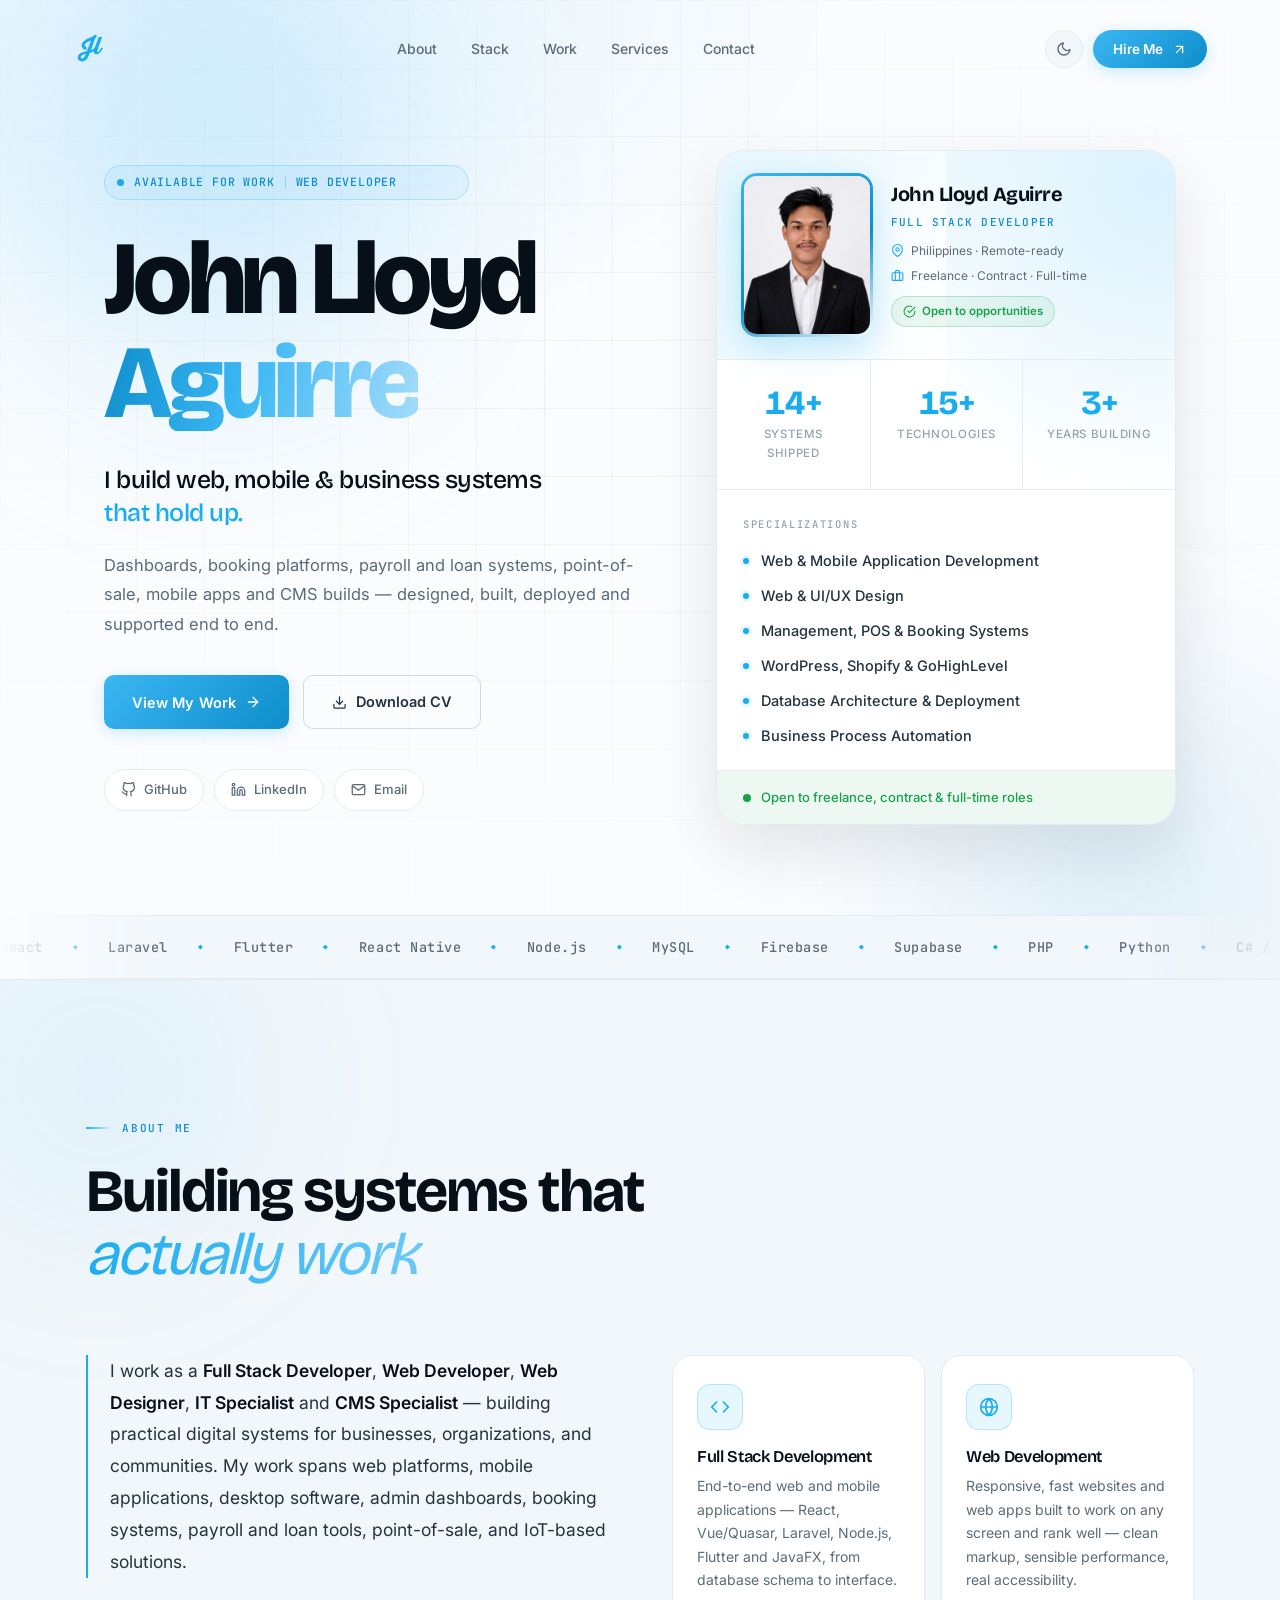
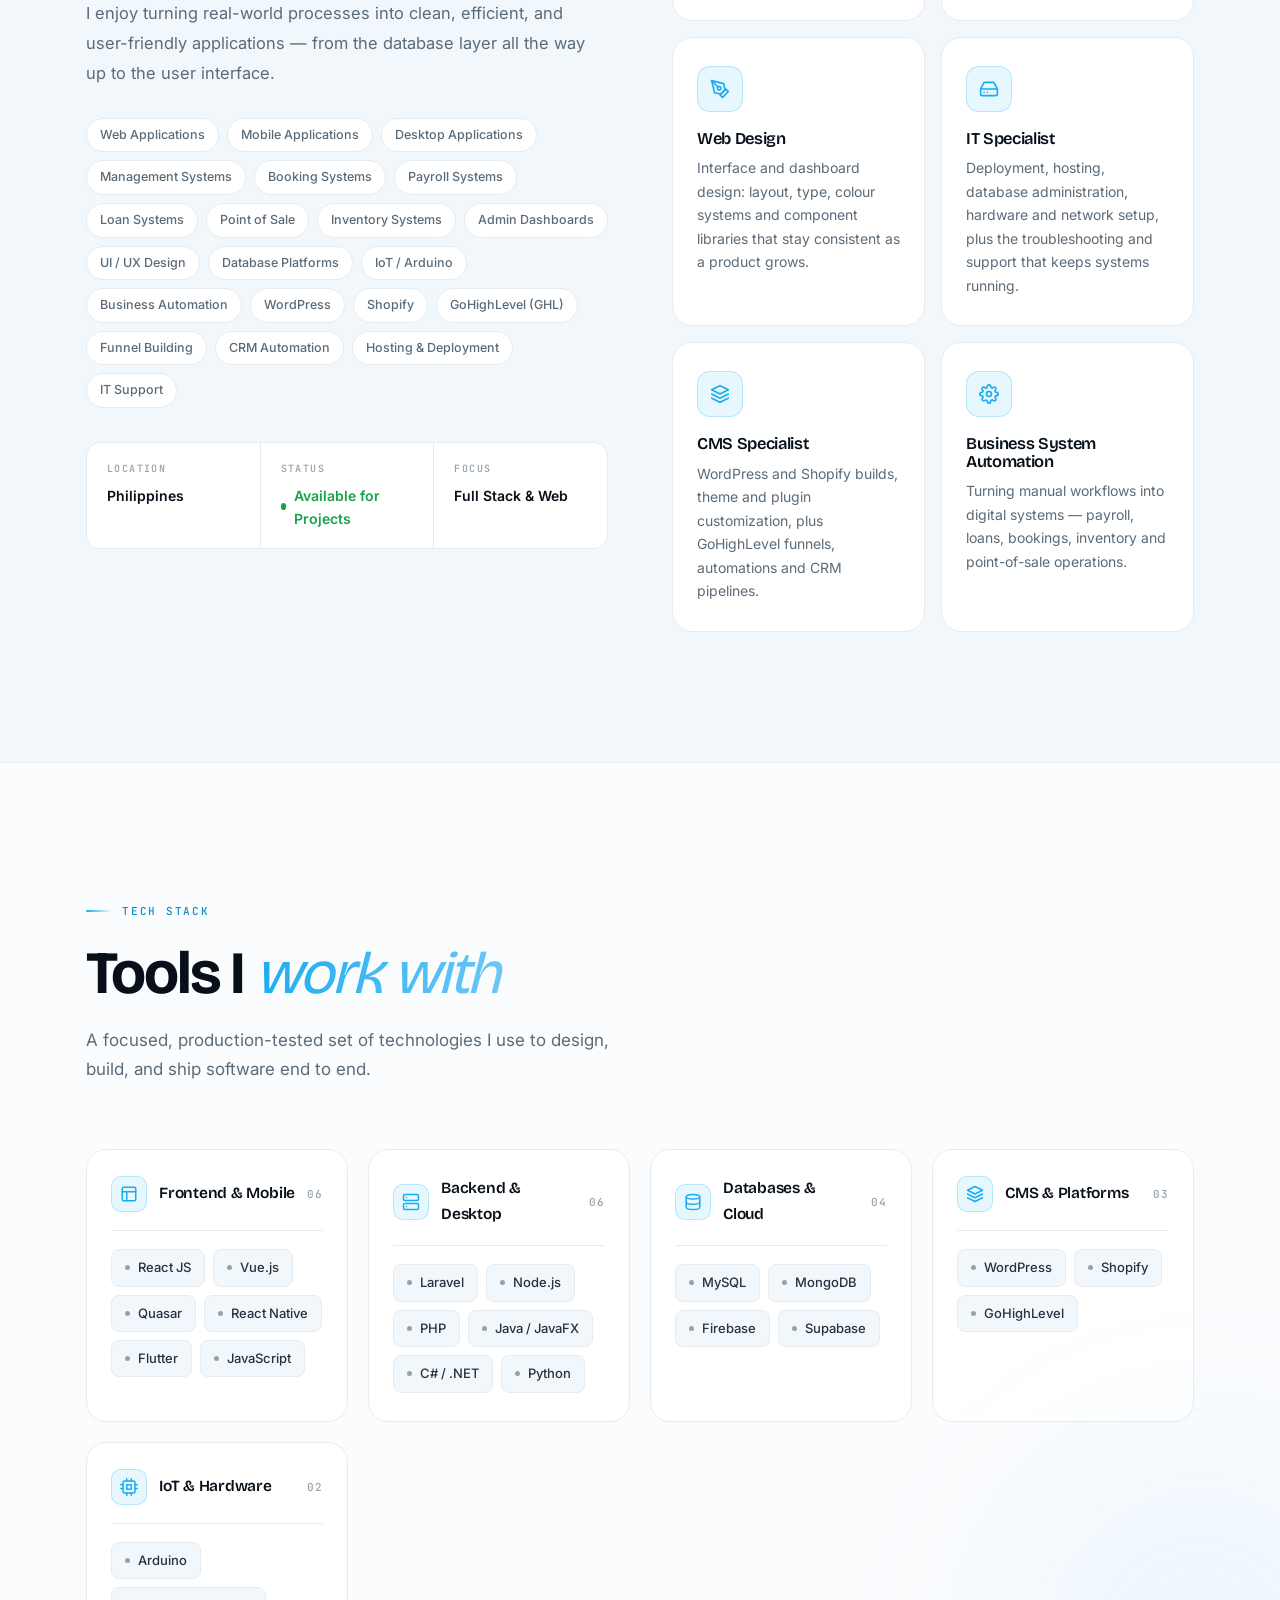
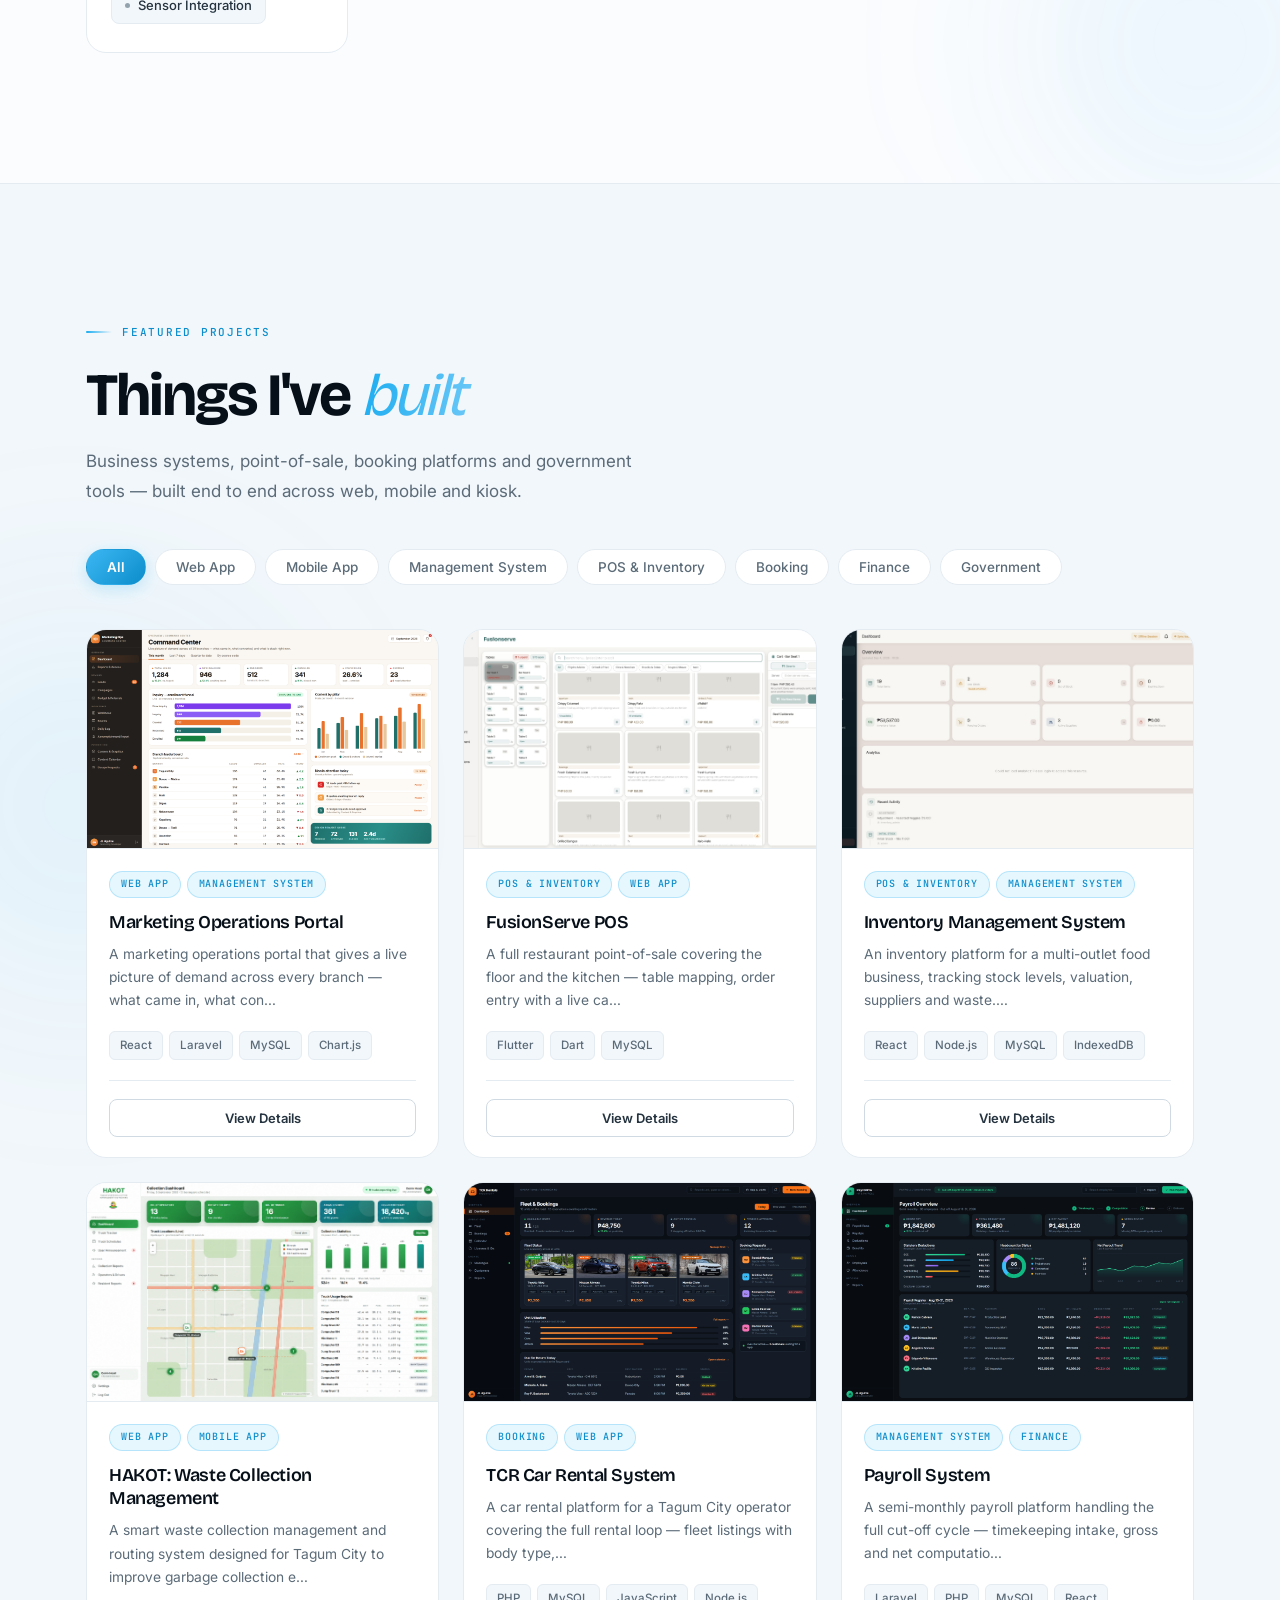
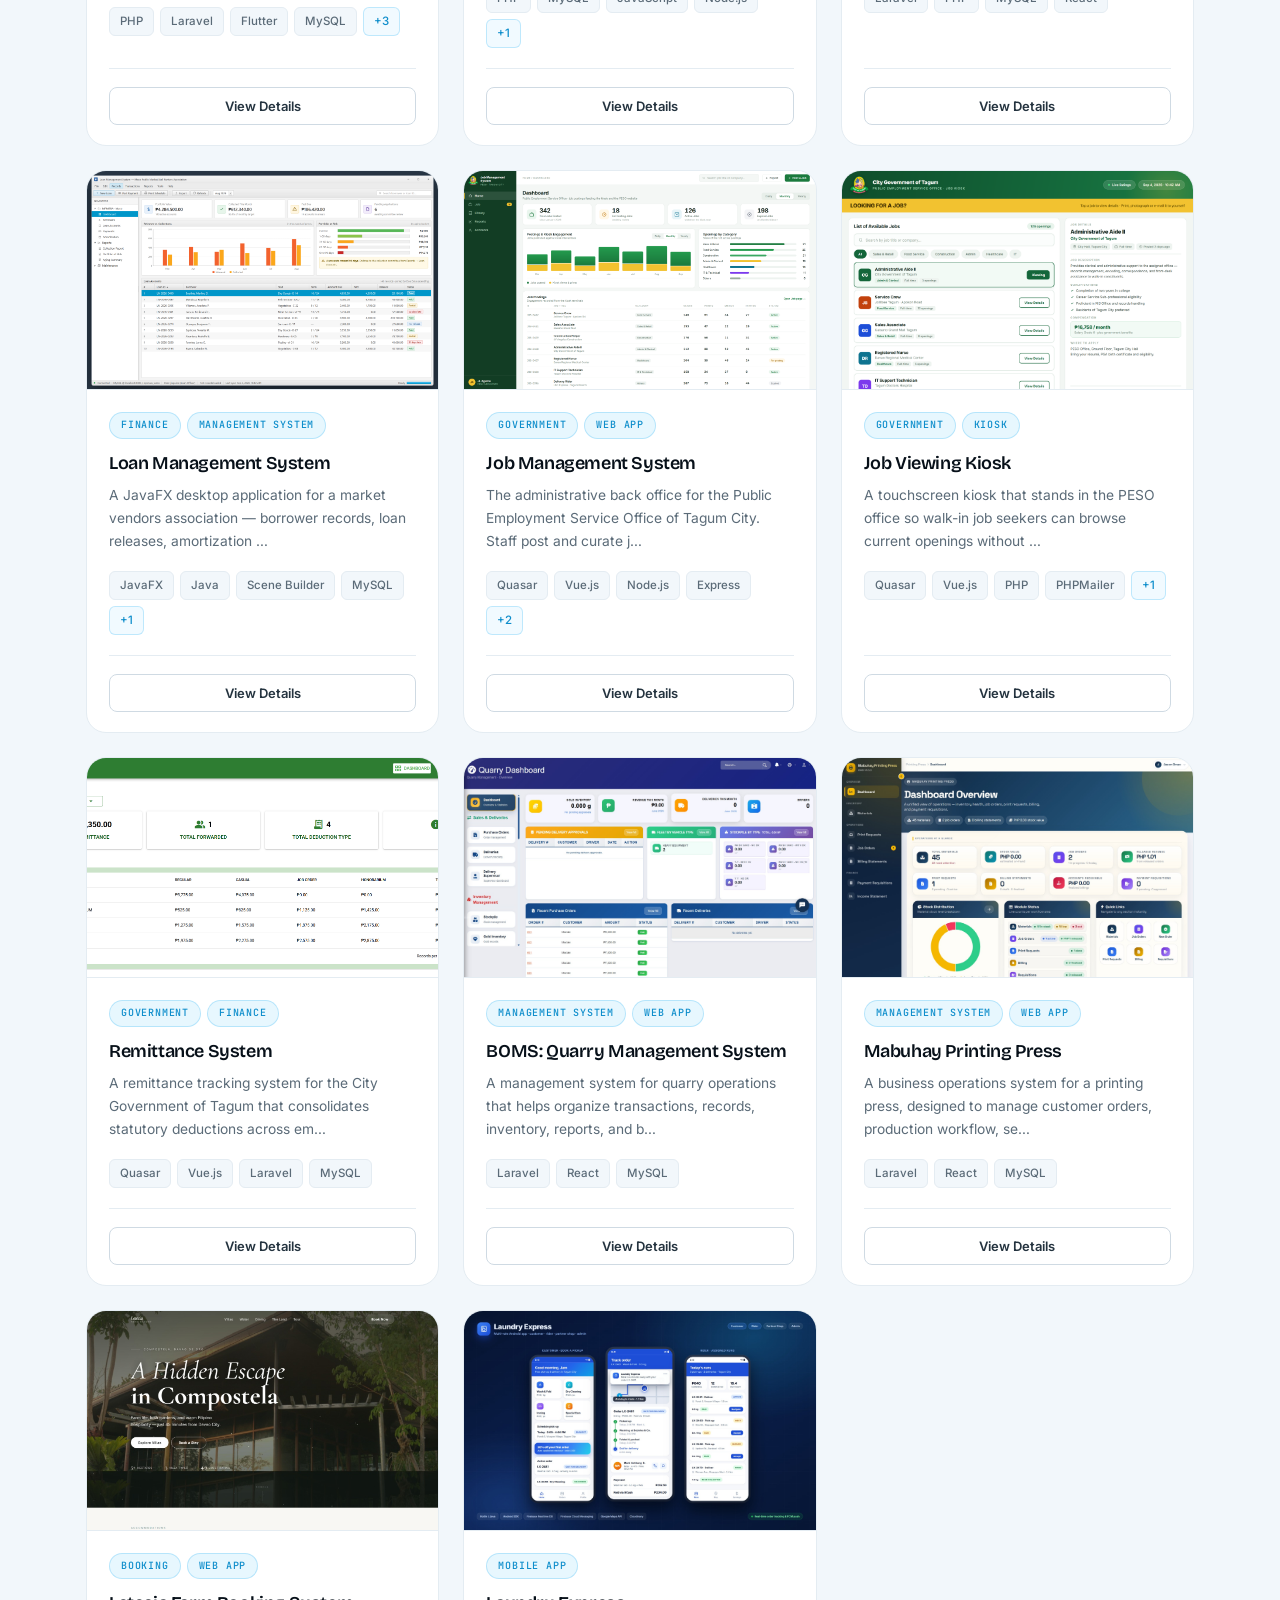
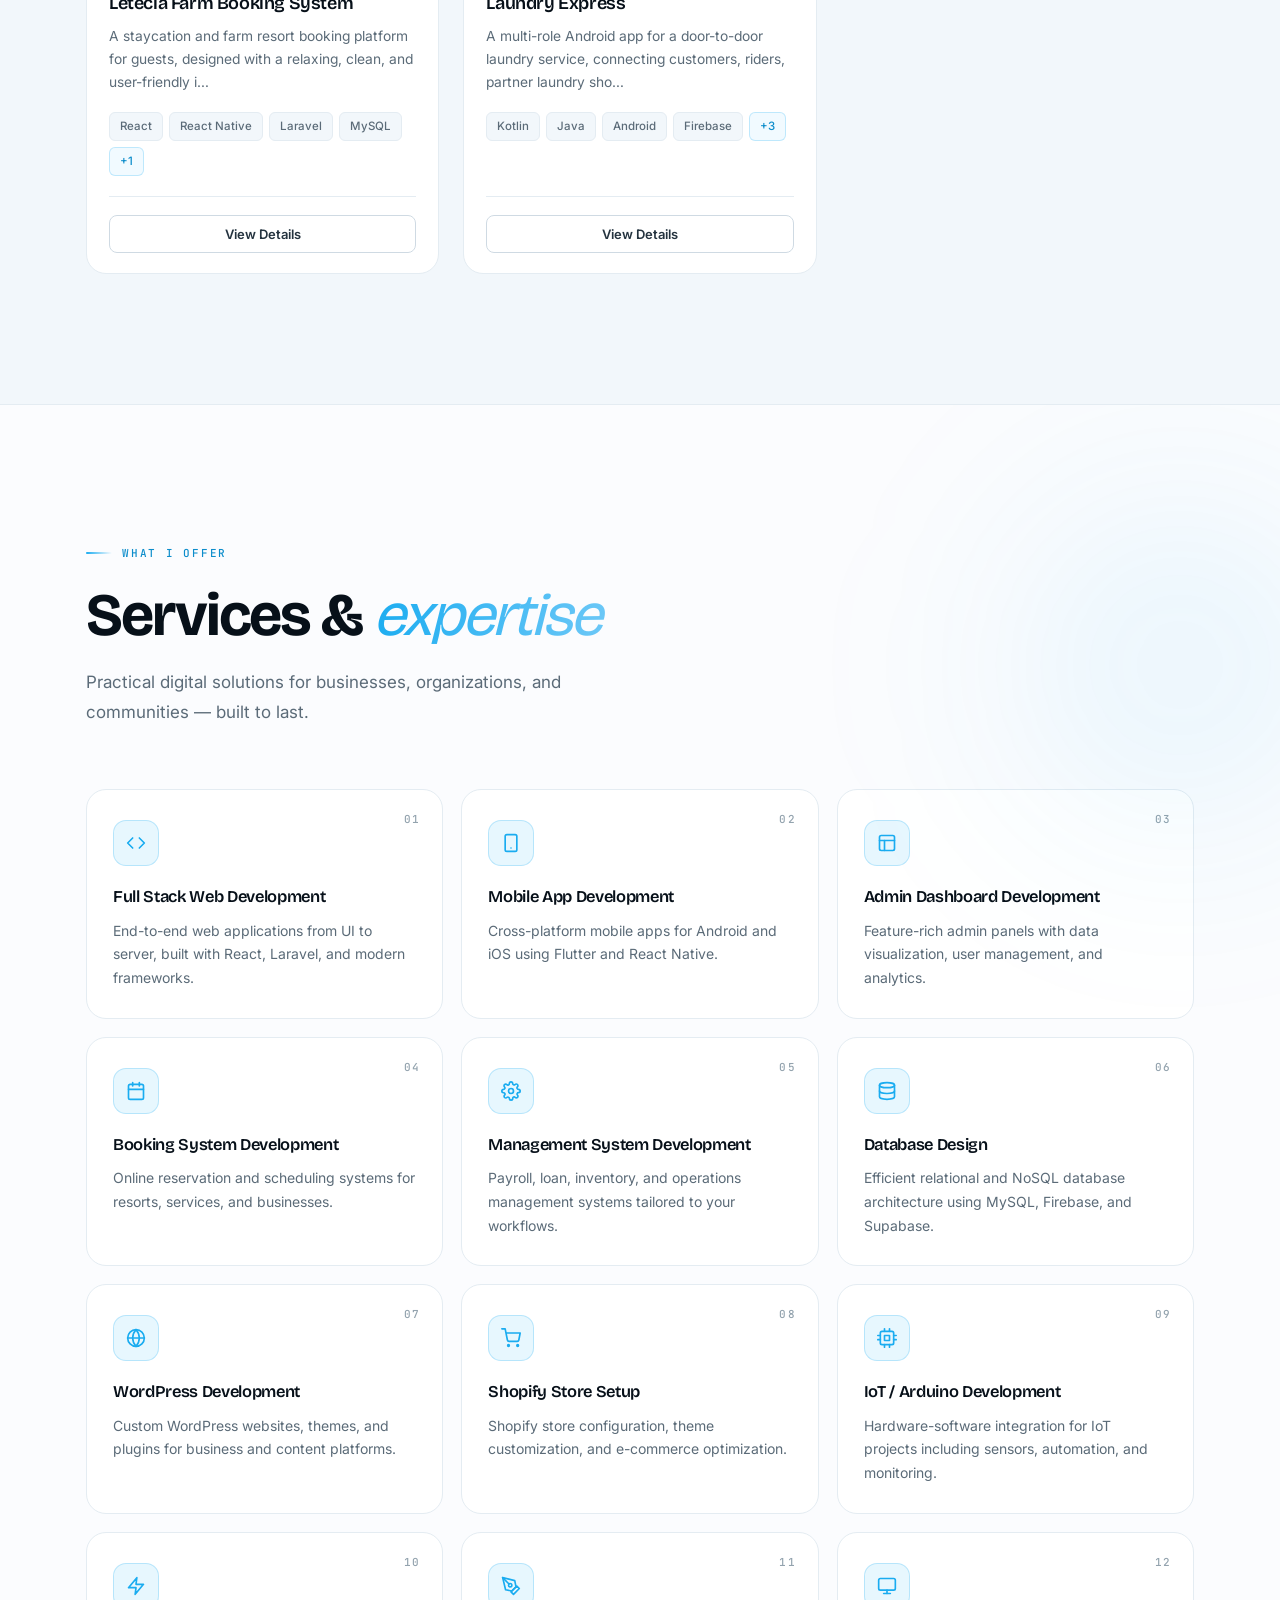
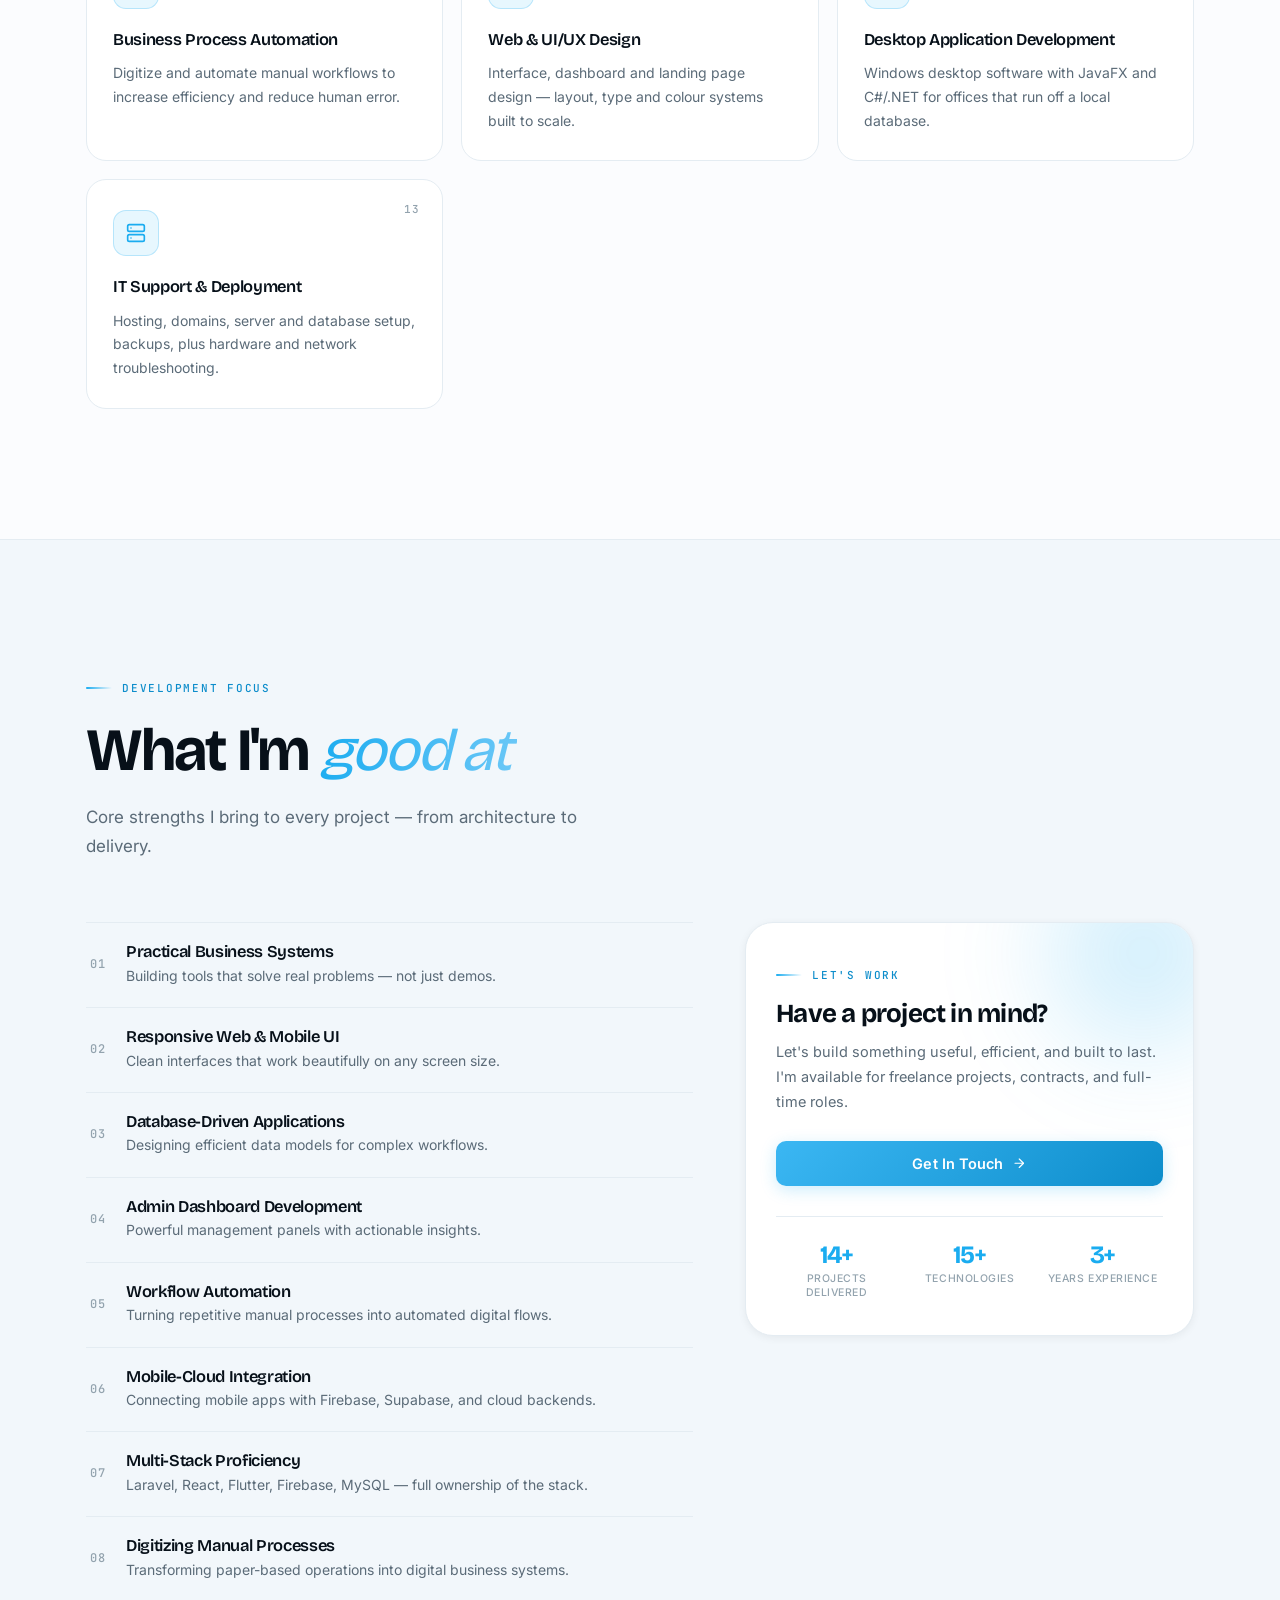
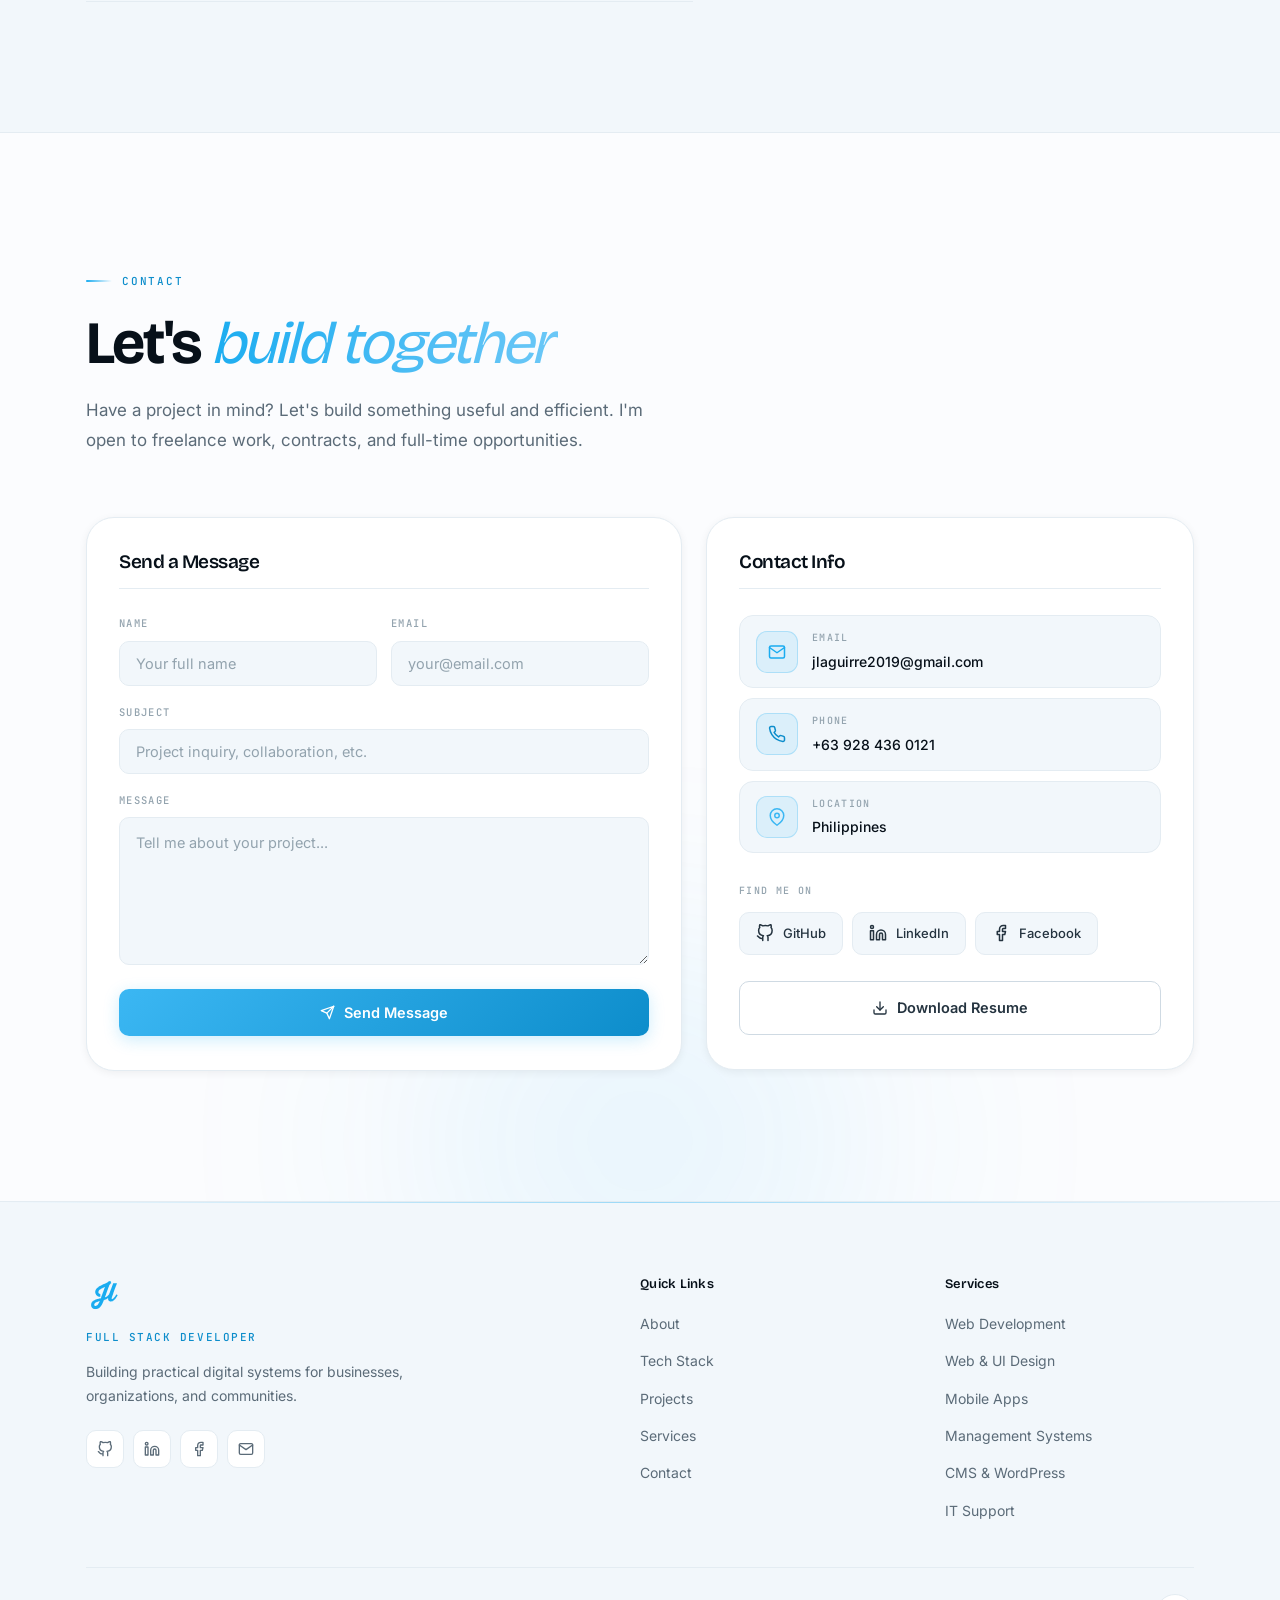
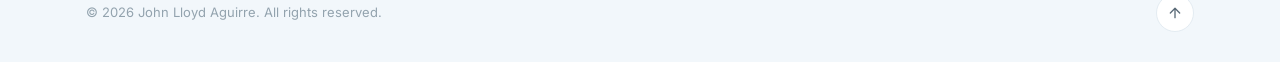
<file: Portfolio/index.html>
<!doctype html>
<html lang="en">
  <head>
    <meta charset="UTF-8" />
    <meta name="viewport" content="width=device-width, initial-scale=1.0" />

    <link rel="icon" type="image/svg+xml" href="./icon.svg" />
    <link rel="icon" type="image/png" href="./icon.png" />
    <link rel="apple-touch-icon" href="./icon.png" />

    <title>John Lloyd Aguirre | Full Stack Developer</title>
    <meta name="description" content="Full stack developer building web applications, mobile apps, management systems, and business automation with React, Laravel, Flutter, and MySQL." />
    <meta name="author" content="John Lloyd Aguirre" />
    <meta name="theme-color" content="#1aacf0" />

    <meta property="og:type" content="website" />
    <meta property="og:title" content="John Lloyd Aguirre | Full Stack Developer" />
    <meta property="og:description" content="I build web, mobile and business systems that ship and scale — dashboards, booking platforms, payroll and loan systems, and IoT solutions." />
    <meta property="og:image" content="https://zake-kurogane.github.io/Portfolio/icon.png" />

    <meta name="twitter:card" content="summary" />
    <meta name="twitter:title" content="John Lloyd Aguirre | Full Stack Developer" />
    <meta name="twitter:description" content="I build web, mobile and business systems that ship and scale." />

    <link rel="preconnect" href="https://fonts.googleapis.com" />
    <link rel="preconnect" href="https://fonts.gstatic.com" crossorigin />

    <!-- Apply the saved theme before first paint so a dark-mode visitor
         never sees a flash of the light palette. -->
    <script>
      (function () {
        try {
          var saved = localStorage.getItem('theme');
          var dark = saved
            ? saved === 'dark'
            : window.matchMedia('(prefers-color-scheme: dark)').matches;
          if (dark) document.documentElement.classList.add('dark');
        } catch (e) {}
      })();
    </script>
    <script type="module" crossorigin src="./assets/index-D1FaV4aI.js"></script>
    <link rel="stylesheet" crossorigin href="./assets/index-BkOKr6JR.css">
  </head>
  <body>
    <div id="root"></div>
  </body>
</html>
</file>
<file: Portfolio/assets/index-BkOKr6JR.css>
@import "https://fonts.googleapis.com/css2?family=Bricolage+Grotesque:opsz,wght@12..96,300;12..96,400;12..96,500;12..96,600;12..96,700;12..96,800&family=Inter:wght@300;400;500;600;700&family=JetBrains+Mono:wght@400;500&display=swap";*,:before,:after{box-sizing:border-box;margin:0;padding:0}:root{--brand-50:#ecf8fe;--brand-100:#d2eefd;--brand-200:#a5dcfb;--brand-300:#6dc8f7;--brand-400:#3bb7f3;--brand-500:#1aacf0;--brand-600:#0d8dcb;--brand-700:#0c70a3;--brand-800:#0e5b83;--brand-900:#114b6c;--brand:var(--brand-500);--bg:#fbfcfe;--bg-alt:#f2f7fb;--bg-card:#fff;--bg-subtle:#eaf2f8;--bg-ink:#071019;--ink-900:#071019;--ink-700:#24333f;--ink-500:#5b6b78;--ink-300:#93a3ae;--ink-100:#cfdae2;--border:#e4ecf2;--border-mid:#cfdae3;--accent:var(--brand-600);--accent-soft:var(--brand-50);--success:#16a34a;--success-bg:#16a34a14;--success-border:#16a34a38;--danger:#dc2626;--shadow-xs:0 1px 2px #0710190d;--shadow-sm:0 2px 8px #0710190f;--shadow-md:0 10px 30px #07101914;--shadow-lg:0 24px 64px #0710191a;--shadow-xl:0 40px 96px #0710191f;--glow-sm:0 4px 16px #1aacf038;--glow-md:0 10px 34px #1aacf047;--glow-lg:0 20px 64px #1aacf04d;--brand-a06:#1aacf00f;--brand-a10:#1aacf01a;--brand-a16:#1aacf029;--brand-a24:#1aacf03d;--brand-a40:#1aacf066;--grid-line:#0710190b;--radius-sm:10px;--radius:14px;--radius-lg:20px;--radius-xl:28px;--ease-out:cubic-bezier(.22, 1, .36, 1);--nav-h:72px}html.dark{--bg:#060b11;--bg-alt:#0a1119;--bg-card:#0e1722;--bg-subtle:#131e2b;--bg-ink:#f2f8fc;--ink-900:#eef6fb;--ink-700:#c3d2de;--ink-500:#8a9bab;--ink-300:#5d6f7f;--ink-100:#2a3844;--border:#1a2734;--border-mid:#26374a;--accent:var(--brand-400);--accent-soft:#1aacf01a;--success:#4ade80;--success-bg:#4ade801a;--success-border:#4ade803d;--danger:#f87171;--shadow-xs:0 1px 2px #0006;--shadow-sm:0 2px 10px #00000073;--shadow-md:0 10px 34px #00000080;--shadow-lg:0 24px 68px #00000094;--shadow-xl:0 40px 100px #000000a8;--glow-sm:0 4px 18px #1aacf047;--glow-md:0 10px 38px #1aacf057;--glow-lg:0 24px 76px #1aacf061;--grid-line:#96cdf00e}html{scroll-behavior:smooth;--lightningcss-light:initial;--lightningcss-dark: ;color-scheme:light;scroll-padding-top:96px}html.dark{--lightningcss-light: ;--lightningcss-dark:initial;color-scheme:dark}body{background-color:var(--bg);color:var(--ink-700);-webkit-font-smoothing:antialiased;-moz-osx-font-smoothing:grayscale;font-family:Inter,system-ui,sans-serif;line-height:1.65;overflow-x:hidden}h1,h2,h3,h4,h5{color:var(--ink-900);letter-spacing:-.03em;font-family:Bricolage Grotesque,system-ui,sans-serif;line-height:1.06}a{color:inherit}::-webkit-scrollbar{width:9px;height:9px}::-webkit-scrollbar-track{background:var(--bg-alt)}::-webkit-scrollbar-thumb{background:var(--border-mid);border:2px solid var(--bg-alt);border-radius:99px}::-webkit-scrollbar-thumb:hover{background:var(--brand-500)}::selection{background:var(--brand-a24);color:var(--ink-900)}:focus-visible{outline:2px solid var(--brand-500);outline-offset:3px;border-radius:4px}section{padding:130px 0;position:relative}.container{max-width:1180px;margin:0 auto;padding:0 36px}.eyebrow{letter-spacing:.16em;text-transform:uppercase;color:var(--brand-600);align-items:center;gap:10px;margin-bottom:22px;font-family:JetBrains Mono,monospace;font-size:11px;font-weight:500;display:inline-flex}html.dark .eyebrow{color:var(--brand-300)}.eyebrow:before{content:"";background:linear-gradient(90deg, var(--brand-500), transparent);border-radius:2px;flex-shrink:0;width:26px;height:2px;display:block}.section-title{color:var(--ink-900);letter-spacing:-.035em;margin-bottom:20px;font-size:clamp(36px,5vw,60px);font-weight:700}.section-title em{background:linear-gradient(100deg, var(--brand-500), var(--brand-300));-webkit-text-fill-color:transparent;-webkit-background-clip:text;background-clip:text;margin-right:-.12em;padding-right:.12em;font-style:italic;font-weight:400}.section-desc{color:var(--ink-500);max-width:560px;font-size:17px;line-height:1.75}.card{background:var(--bg-card);border:1px solid var(--border);border-radius:var(--radius-lg);transition:box-shadow .35s var(--ease-out), border-color .35s var(--ease-out), transform .35s var(--ease-out)}.card:hover{box-shadow:var(--shadow-lg);border-color:var(--brand-a24);transform:translateY(-4px)}.glass-card{background:var(--bg-card);border:1px solid var(--border);border-radius:var(--radius-lg);box-shadow:var(--shadow-sm);position:relative}html.dark .glass-card{background:linear-gradient(160deg, #1aacf00d, transparent 45%), var(--bg-card)}.btn-primary{background:linear-gradient(135deg, var(--brand-400), var(--brand-600));color:#fff;letter-spacing:.005em;border-radius:var(--radius-sm);cursor:pointer;box-shadow:var(--glow-sm);transition:transform .28s var(--ease-out), box-shadow .28s var(--ease-out);border:0;justify-content:center;align-items:center;gap:9px;padding:14px 28px;font-family:Inter,sans-serif;font-size:14.5px;font-weight:600;text-decoration:none;display:inline-flex;position:relative;overflow:hidden}.btn-primary:after{content:"";transition:transform .7s var(--ease-out);background:linear-gradient(115deg,#0000 30%,#ffffff59 50%,#0000 70%);position:absolute;inset:0;transform:translate(-120%)}.btn-primary>*{z-index:1;position:relative}.btn-primary:hover{box-shadow:var(--glow-md);transform:translateY(-2px)}.btn-primary:hover:after{transform:translate(120%)}.btn-primary:active{transform:translateY(0)}.btn-primary:disabled{opacity:.6;cursor:not-allowed;transform:none}.btn-outline{color:var(--ink-700);border:1px solid var(--border-mid);border-radius:var(--radius-sm);cursor:pointer;transition:color .25s, border-color .25s, background .25s, transform .25s var(--ease-out);background:0 0;justify-content:center;align-items:center;gap:9px;padding:14px 28px;font-family:Inter,sans-serif;font-size:14.5px;font-weight:600;text-decoration:none;display:inline-flex}.btn-outline:hover{border-color:var(--brand-500);color:var(--brand-600);background:var(--brand-a06);transform:translateY(-2px)}html.dark .btn-outline:hover{color:var(--brand-300)}.chip{color:var(--ink-500);background:var(--bg-alt);border:1px solid var(--border);transition:all .25s var(--ease-out);border-radius:99px;align-items:center;gap:7px;padding:7px 14px;font-size:12.5px;font-weight:500;display:inline-flex}.chip:hover{color:var(--brand-600);border-color:var(--brand-a40);background:var(--brand-a06)}html.dark .chip:hover{color:var(--brand-300)}.bg-grid{background-image:linear-gradient(var(--grid-line) 1px, transparent 1px), linear-gradient(90deg, var(--grid-line) 1px, transparent 1px);pointer-events:none;background-size:68px 68px;position:absolute;inset:0;-webkit-mask-image:radial-gradient(70% 60% at 50% 40%,#000 20%,#0000 100%);mask-image:radial-gradient(70% 60% at 50% 40%,#000 20%,#0000 100%)}.bg-orb{filter:blur(90px);opacity:.5;pointer-events:none;background:radial-gradient(circle, var(--brand-a40), transparent 70%);border-radius:50%;position:absolute}html.dark .bg-orb{opacity:.4}@media (prefers-reduced-motion:reduce){html{scroll-behavior:auto}*,:before,:after{transition-duration:.01ms!important;animation-duration:.01ms!important;animation-iteration-count:1!important}}@media (width<=1024px){section{padding:100px 0}}@media (width<=768px){section{padding:80px 0}.container{padding:0 20px}.btn-primary,.btn-outline{padding:13px 24px;font-size:14px}}.navbar{z-index:200;transition:padding .4s var(--ease-out);padding:18px 0 0;position:fixed;top:0;left:0;right:0}.navbar--scrolled{padding-top:10px}.navbar__inner{max-width:1180px;height:62px;transition:background .4s var(--ease-out), border-color .4s var(--ease-out), box-shadow .4s var(--ease-out), max-width .4s var(--ease-out), height .4s var(--ease-out);border:1px solid #0000;border-radius:999px;align-items:center;gap:20px;margin:0 auto;padding:0 22px;display:flex}.navbar--scrolled .navbar__inner{background:color-mix(in srgb, var(--bg) 78%, transparent);-webkit-backdrop-filter:blur(18px)saturate(180%);backdrop-filter:blur(18px)saturate(180%);border-color:var(--border);max-width:1080px;height:58px;box-shadow:var(--shadow-md)}.navbar__logo{flex-shrink:0;align-items:center;text-decoration:none;display:flex;position:relative}.navbar__logo-img{width:auto;height:34px;transition:transform .4s var(--ease-out);position:relative}.navbar__logo:hover .navbar__logo-img{transform:scale(1.07)rotate(-3deg)}.navbar__logo-glow{background:radial-gradient(circle, var(--brand-a24), transparent 70%);opacity:0;transition:opacity .4s var(--ease-out);border-radius:50%;position:absolute;inset:-10px}.navbar__logo:hover .navbar__logo-glow{opacity:1}.navbar__links{align-items:center;gap:4px;margin:0 auto;list-style:none;display:flex;position:relative}.navbar__pill{background:var(--brand-a10);border:1px solid var(--brand-a24);opacity:0;pointer-events:none;border-radius:99px;height:34px;position:absolute;top:0;left:0}.navbar__link{color:var(--ink-500);border-radius:99px;padding:7px 15px;font-size:14px;font-weight:500;text-decoration:none;transition:color .28s;display:block;position:relative}.navbar__link:hover{color:var(--ink-900)}.navbar__link.is-active{color:var(--brand-600);font-weight:600}html.dark .navbar__link.is-active{color:var(--brand-300)}.navbar__actions{flex-shrink:0;align-items:center;gap:10px;display:flex}.navbar__theme-toggle{background:var(--bg-alt);width:38px;height:38px;color:var(--ink-500);border:1px solid var(--border);cursor:pointer;transition:all .28s var(--ease-out);border-radius:50%;justify-content:center;align-items:center;gap:8px;display:inline-flex}.navbar__theme-toggle:hover{color:var(--brand-500);border-color:var(--brand-a40);background:var(--brand-a06);transform:rotate(-18deg)}.navbar__theme-toggle--wide{border-radius:var(--radius-sm);width:auto;height:46px;padding:0 20px;font-family:Inter,sans-serif;font-size:14px;font-weight:600}.navbar__theme-toggle--wide:hover{transform:none}.navbar__cta{border-radius:999px;height:38px;padding:0 20px;font-size:13.5px}.navbar__hamburger{background:var(--bg-alt);width:38px;height:38px;color:var(--ink-900);border:1px solid var(--border);cursor:pointer;border-radius:50%;justify-content:center;align-items:center;display:none}.navbar__progress{transform-origin:0;background:linear-gradient(90deg, var(--brand-600), var(--brand-400), var(--brand-200));width:100%;height:3px;box-shadow:0 0 12px var(--brand-a40);opacity:0;pointer-events:none;transition:opacity .3s;position:fixed;top:0;left:0;transform:scaleX(0)}.navbar--scrolled .navbar__progress{opacity:1}.navbar__mobile{z-index:190;background:var(--bg);-webkit-backdrop-filter:blur(20px);backdrop-filter:blur(20px);flex-direction:column;justify-content:center;gap:40px;padding:100px 28px 40px;display:flex;position:fixed;inset:0}.navbar__mobile:before{content:"";background:radial-gradient(circle, var(--brand-a16), transparent 70%);filter:blur(60px);pointer-events:none;border-radius:50%;width:70vw;height:70vw;position:absolute;top:-20%;right:-20%}.navbar__mobile-links{flex-direction:column;gap:6px;display:flex;position:relative}.navbar__mobile-link{letter-spacing:-.03em;color:var(--ink-900);border-bottom:1px solid var(--border);align-items:baseline;gap:16px;padding:14px 0;font-family:Bricolage Grotesque,sans-serif;font-size:34px;font-weight:600;text-decoration:none;display:flex}.navbar__mobile-link.is-active{color:var(--brand-500)}.navbar__mobile-num{color:var(--brand-500);letter-spacing:.1em;font-family:JetBrains Mono,monospace;font-size:12px;font-weight:500}.navbar__mobile-bottom{align-items:stretch;gap:12px;display:flex;position:relative}.navbar__mobile-bottom .btn-primary{height:46px}@media (width<=980px){.navbar__links{display:none}.navbar__hamburger{display:inline-flex}.navbar__cta{display:none}.navbar__inner{justify-content:space-between}.navbar__actions{margin-left:auto}}@media (width<=480px){.navbar__mobile-link{font-size:28px}}.hero{background:radial-gradient(ellipse 90% 60% at 15% 0%, var(--brand-a10), transparent 60%), var(--bg);flex-direction:column;justify-content:center;min-height:100vh;padding:150px 0 0;display:flex;position:relative;overflow:hidden}.hero__orb{will-change:transform}.hero__orb--a{width:620px;height:620px;top:-12%;left:-8%}.hero__orb--b{background:radial-gradient(circle,#0d8dcb52,#0000 70%);width:560px;height:560px;bottom:-18%;right:-10%}.hero__container{z-index:2;flex:1;grid-template-columns:1.08fr .92fr;align-items:center;gap:72px;padding-bottom:90px;display:grid;position:relative}.hero__badge{letter-spacing:.07em;text-transform:uppercase;color:var(--brand-600);background:var(--brand-a06);border:1px solid var(--brand-a24);border-radius:99px;align-items:center;gap:10px;margin-bottom:30px;padding:7px 16px 7px 12px;font-family:JetBrains Mono,monospace;font-size:11.5px;font-weight:500;display:inline-flex}html.dark .hero__badge{color:var(--brand-300)}.hero__badge-dot{background:var(--brand-500);width:7px;height:7px;box-shadow:0 0 0 0 var(--brand-a40);border-radius:50%;animation:2.2s infinite heroPulse}@keyframes heroPulse{0%{box-shadow:0 0 #1aacf08c}70%{box-shadow:0 0 0 9px #1aacf000}to{box-shadow:0 0 #1aacf000}}.hero__badge-sep{background:var(--brand-a40);width:1px;height:11px}.hero__badge-role{place-items:center start;display:grid}.hero__badge-role>*{white-space:nowrap;grid-area:1/1}.hero__badge-role-ghost{visibility:hidden;pointer-events:none}.hero__name{letter-spacing:-.045em;margin-bottom:26px;font-size:clamp(52px,8.2vw,104px);font-weight:800;line-height:.94}.hero__line{padding-bottom:.06em;display:block;overflow:hidden}.hero__word{display:inline-block}.hero__word--brand{background:linear-gradient(105deg, var(--brand-600), var(--brand-400) 45%, var(--brand-200));-webkit-text-fill-color:transparent;-webkit-background-clip:text;background-clip:text}.hero__role{color:var(--ink-900);letter-spacing:-.02em;max-width:30ch;margin-bottom:20px;font-family:Bricolage Grotesque,sans-serif;font-size:clamp(19px,2.2vw,25px);font-weight:500;line-height:1.35}.hero__role-accent{color:var(--brand-500)}.hero__desc{color:var(--ink-500);max-width:54ch;margin-bottom:36px;font-size:16.5px;line-height:1.78}.hero__actions{flex-wrap:wrap;gap:14px;margin-bottom:40px;display:flex}.hero__social-row{flex-wrap:wrap;align-items:center;gap:10px;display:flex}.hero__social-link{color:var(--ink-500);background:var(--bg-card);border:1px solid var(--border);transition:all .28s var(--ease-out);border-radius:99px;align-items:center;gap:8px;padding:9px 16px;font-size:13px;font-weight:500;text-decoration:none;display:inline-flex}.hero__social-link:hover{color:var(--brand-600);border-color:var(--brand-a40);box-shadow:var(--glow-sm);transform:translateY(-2px)}html.dark .hero__social-link:hover{color:var(--brand-300)}.hero__panel-wrap{perspective:1400px}.hero__panel{transform-style:preserve-3d;will-change:transform;background:var(--bg-card);border:1px solid var(--border);border-radius:var(--radius-xl);box-shadow:var(--shadow-lg);position:relative;overflow:hidden}.hero__panel:before{content:"";background:radial-gradient(circle, var(--brand-a16), transparent 65%);pointer-events:none;width:90%;height:130%;position:absolute;top:-60%;right:-40%}.hero__profile{border-bottom:1px solid var(--border);background:linear-gradient(120deg, var(--brand-a10), transparent 60%);align-items:center;gap:18px;padding:22px 24px;display:flex;position:relative}.hero__portrait{background:linear-gradient(150deg, var(--brand-400), var(--brand-600) 55%, transparent);width:132px;height:164px;box-shadow:var(--glow-md);border-radius:16px;flex-shrink:0;padding:3px;position:relative}.hero__portrait img{object-fit:cover;object-position:50% 18%;background:var(--bg-alt);border-radius:13px;width:100%;height:100%;display:block}.hero__profile-meta{flex-direction:column;gap:7px;min-width:0;display:flex}.hero__profile-name{color:var(--ink-900);letter-spacing:-.025em;font-family:Bricolage Grotesque,sans-serif;font-size:20px;font-weight:700;line-height:1.15}.hero__profile-role{letter-spacing:.11em;text-transform:uppercase;color:var(--brand-600);font-family:JetBrains Mono,monospace;font-size:11px;font-weight:500}html.dark .hero__profile-role{color:var(--brand-300)}.hero__profile-facts{flex-direction:column;gap:5px;margin-top:3px;display:flex}.hero__profile-fact{color:var(--ink-500);align-items:center;gap:7px;font-size:12px;display:flex}.hero__profile-fact svg{color:var(--brand-500);flex-shrink:0}.hero__profile-chip{color:var(--success);background:var(--success-bg);border:1px solid var(--success-border);border-radius:99px;align-self:flex-start;align-items:center;gap:6px;margin-top:4px;padding:5px 11px;font-size:11.5px;font-weight:600;display:inline-flex}.hero__stats{border-bottom:1px solid var(--border);grid-template-columns:repeat(3,1fr);display:grid;position:relative}.hero__stat{text-align:center;flex-direction:column;gap:5px;padding:26px 20px;transition:background .3s;display:flex}.hero__stat+.hero__stat{border-left:1px solid var(--border)}.hero__stat:hover{background:var(--brand-a06)}.hero__stat-num{letter-spacing:-.04em;color:var(--brand-500);font-variant-numeric:tabular-nums;font-family:Bricolage Grotesque,sans-serif;font-size:34px;font-weight:700;line-height:1}.hero__stat-label{letter-spacing:.05em;text-transform:uppercase;color:var(--ink-300);font-size:11.5px;font-weight:500}.hero__capabilities{padding:26px 26px 22px;position:relative}.hero__cap-label{letter-spacing:.16em;text-transform:uppercase;color:var(--ink-300);margin-bottom:16px;font-family:JetBrains Mono,monospace;font-size:10.5px;font-weight:500;display:block}.hero__cap-list{flex-direction:column;gap:11px;list-style:none;display:flex}.hero__cap-item{color:var(--ink-700);transition:color .25s ease, transform .25s var(--ease-out);align-items:center;gap:12px;font-size:14.5px;font-weight:500;display:flex}.hero__cap-item:hover{color:var(--brand-600);transform:translate(4px)}html.dark .hero__cap-item:hover{color:var(--brand-300)}.hero__cap-dot{background:var(--brand-500);width:6px;height:6px;box-shadow:0 0 0 3px var(--brand-a10);border-radius:50%;flex-shrink:0}.hero__availability{color:var(--success);background:var(--success-bg);border-top:1px solid var(--border);align-items:center;gap:10px;padding:16px 26px;font-size:13px;font-weight:500;display:flex;position:relative}.hero__avail-dot{background:var(--success);border-radius:50%;flex-shrink:0;width:8px;height:8px;animation:2s ease-in-out infinite heroBlink}@keyframes heroBlink{0%,to{opacity:1}50%{opacity:.35}}.hero__marquee{z-index:2;border-top:1px solid var(--border);border-bottom:1px solid var(--border);background:var(--bg-alt);padding:20px 0;position:relative;overflow:hidden;-webkit-mask-image:linear-gradient(90deg,#0000,#000 12% 88%,#0000);mask-image:linear-gradient(90deg,#0000,#000 12% 88%,#0000)}.hero__marquee-track{width:max-content;animation:38s linear infinite heroScroll;display:flex}.hero__marquee:hover .hero__marquee-track{animation-play-state:paused}@keyframes heroScroll{0%{transform:translate(0)}to{transform:translate(-50%)}}.hero__marquee-item{letter-spacing:.04em;color:var(--ink-500);white-space:nowrap;align-items:center;gap:30px;padding-right:30px;font-family:JetBrains Mono,monospace;font-size:13.5px;font-weight:500;display:inline-flex}.hero__marquee-sep{color:var(--brand-500);font-size:8px}@media (width<=1024px){.hero{min-height:auto;padding-top:130px}.hero__container{grid-template-columns:1fr;gap:52px;padding-bottom:64px}.hero__panel-wrap{perspective:none}.hero__panel{transform:none!important}.hero__desc,.hero__role{max-width:60ch}}@media (width<=560px){.hero__badge{flex-wrap:wrap;font-size:10.5px}.hero__stats{grid-template-columns:1fr}.hero__stat+.hero__stat{border-left:0;border-top:1px solid var(--border)}.hero__stat{text-align:left;flex-direction:row;justify-content:space-between;align-items:baseline;padding:18px 22px}.hero__stat-num{font-size:28px}.hero__actions{flex-wrap:nowrap;gap:10px}.hero__actions .btn-primary,.hero__actions .btn-outline{white-space:nowrap;flex:1;gap:7px;padding:13px 14px}}.about{background:var(--bg-alt);border-top:1px solid var(--border);position:relative;overflow:hidden}.about:before{content:"";background:radial-gradient(circle, var(--brand-a10), transparent 70%);filter:blur(70px);pointer-events:none;border-radius:50%;width:480px;height:480px;position:absolute;top:-140px;left:-140px}.about__header{max-width:640px;margin-bottom:68px;position:relative}.about__body{grid-template-columns:1fr 1fr;align-items:start;gap:64px;display:grid;position:relative}.about__paragraph{color:var(--ink-500);margin-bottom:20px;font-size:16.5px;line-height:1.82}.about__paragraph strong{color:var(--ink-900);font-weight:600}.about__text-block>.about__paragraph:first-child{border-left:2px solid var(--brand-500);color:var(--ink-700);padding-left:22px;font-size:17.5px}.about__tags{flex-wrap:wrap;gap:8px;margin:30px 0 34px;display:flex}.about__tag{color:var(--ink-500);background:var(--bg-card);border:1px solid var(--border);cursor:default;transition:all .25s var(--ease-out);border-radius:99px;align-items:center;padding:6px 13px;font-size:12.5px;font-weight:500;display:inline-flex}.about__tag:hover{color:var(--brand-600);border-color:var(--brand-a40);background:var(--brand-a06);transform:translateY(-2px)}html.dark .about__tag:hover{color:var(--brand-300)}.about__quick-info{background:var(--border);border:1px solid var(--border);border-radius:var(--radius);grid-template-columns:repeat(auto-fit,minmax(150px,1fr));gap:1px;display:grid;overflow:hidden}.about__info-item{background:var(--bg-card);flex-direction:column;gap:6px;padding:18px 20px;display:flex}.about__info-label{letter-spacing:.14em;text-transform:uppercase;color:var(--ink-300);font-family:JetBrains Mono,monospace;font-size:10px;font-weight:500}.about__info-value{color:var(--ink-900);align-items:center;gap:8px;font-size:14px;font-weight:600;display:flex}.about__info-value--available{color:var(--success)}.about__dot{background:var(--success);border-radius:50%;width:7px;height:7px;animation:2s ease-in-out infinite heroBlink}.about__highlights{grid-template-columns:repeat(2,1fr);gap:16px;display:grid}.about__highlight{background:var(--bg-card);border:1px solid var(--border);border-radius:var(--radius-lg);transition:transform .35s var(--ease-out), border-color .35s var(--ease-out), box-shadow .35s var(--ease-out);padding:28px 24px;position:relative;overflow:hidden}.about__highlight:before{content:"";background:linear-gradient(150deg, var(--brand-a10), transparent 55%);opacity:0;transition:opacity .35s var(--ease-out);position:absolute;inset:0}.about__highlight:hover{border-color:var(--brand-a24);box-shadow:var(--shadow-lg);transform:translateY(-5px)}.about__highlight:hover:before{opacity:1}.about__highlight-icon{width:46px;height:46px;color:var(--brand-500);background:var(--brand-a10);border:1px solid var(--brand-a24);transition:all .35s var(--ease-out);border-radius:13px;justify-content:center;align-items:center;margin-bottom:18px;display:inline-flex;position:relative}.about__highlight:hover .about__highlight-icon{background:linear-gradient(135deg, var(--brand-400), var(--brand-600));color:#fff;box-shadow:var(--glow-sm);border-color:#0000;transform:scale(1.06)rotate(-5deg)}.about__highlight-title{color:var(--ink-900);letter-spacing:-.02em;margin-bottom:9px;font-size:16.5px;font-weight:600;position:relative}.about__highlight-desc{color:var(--ink-500);font-size:14px;line-height:1.68;position:relative}@media (width<=1024px){.about__body{grid-template-columns:1fr;gap:48px}}@media (width<=640px){.about__highlights{grid-template-columns:1fr}.about__text-block>.about__paragraph:first-child{padding-left:18px;font-size:16.5px}}.stack{background:var(--bg);border-top:1px solid var(--border);position:relative;overflow:hidden}.stack:after{content:"";background:radial-gradient(circle, var(--brand-a10), transparent 70%);filter:blur(80px);pointer-events:none;border-radius:50%;width:520px;height:520px;position:absolute;bottom:-120px;right:-180px}.stack__header{max-width:640px;margin-bottom:64px;position:relative}.stack__grid{grid-template-columns:repeat(auto-fit,minmax(260px,1fr));gap:20px;display:grid;position:relative}.stack__category{background:var(--bg-card);border:1px solid var(--border);border-radius:var(--radius-lg);transition:transform .35s var(--ease-out), border-color .35s var(--ease-out), box-shadow .35s var(--ease-out);padding:26px 24px 28px;position:relative}.stack__category:before{content:"";background:linear-gradient(180deg, var(--brand-400), var(--brand-600));transform-origin:50% 0;width:2px;transition:transform .4s var(--ease-out);border-radius:2px;position:absolute;top:22px;bottom:22px;left:0;transform:scaleY(0)}.stack__category:hover{border-color:var(--brand-a24);box-shadow:var(--shadow-lg);transform:translateY(-5px)}.stack__category:hover:before{transform:scaleY(1)}.stack__cat-head{border-bottom:1px solid var(--border);align-items:center;gap:12px;margin-bottom:18px;padding-bottom:18px;display:flex}.stack__cat-icon{width:36px;height:36px;color:var(--brand-500);background:var(--brand-a10);border:1px solid var(--brand-a24);transition:all .35s var(--ease-out);border-radius:10px;flex-shrink:0;justify-content:center;align-items:center;display:inline-flex}.stack__category:hover .stack__cat-icon{background:linear-gradient(135deg, var(--brand-400), var(--brand-600));color:#fff;box-shadow:var(--glow-sm);border-color:#0000}.stack__cat-label{color:var(--ink-900);letter-spacing:-.015em;font-family:Bricolage Grotesque,sans-serif;font-size:15.5px;font-weight:600}.stack__cat-count{color:var(--ink-300);letter-spacing:.08em;margin-left:auto;font-family:JetBrains Mono,monospace;font-size:11px;font-weight:500}.stack__badges{flex-wrap:wrap;gap:8px;display:flex}.stack__badge{background:var(--bg-alt);border:1px solid var(--border);cursor:default;transition:all .25s var(--ease-out);border-radius:8px;align-items:center;gap:8px;padding:7px 13px;display:inline-flex}.stack__badge:hover{border-color:var(--brand-a40);background:var(--brand-a06);box-shadow:var(--glow-sm);transform:translateY(-2px)}.stack__badge-dot{background:var(--ink-300);border-radius:50%;flex-shrink:0;width:5px;height:5px;transition:background .25s,box-shadow .25s}.stack__badge:hover .stack__badge-dot{background:var(--brand-500);box-shadow:0 0 0 3px var(--brand-a16)}.stack__badge-name{color:var(--ink-700);white-space:nowrap;font-size:13px;font-weight:500;transition:color .25s}.stack__badge:hover .stack__badge-name{color:var(--brand-600)}html.dark .stack__badge:hover .stack__badge-name{color:var(--brand-300)}.projects{background:var(--bg-alt);border-top:1px solid var(--border);position:relative;overflow:hidden}.projects:before{content:"";background:radial-gradient(circle, var(--brand-a10), transparent 70%);filter:blur(90px);pointer-events:none;border-radius:50%;width:560px;height:560px;position:absolute;top:10%;left:-200px}.projects__header{max-width:640px;margin-bottom:42px;position:relative}.projects__filters{flex-wrap:wrap;gap:9px;margin-bottom:44px;display:flex;position:relative}.projects__filter-btn{color:var(--ink-500);background:var(--bg-card);border:1px solid var(--border);cursor:pointer;transition:all .28s var(--ease-out);border-radius:99px;padding:9px 20px;font-family:Inter,sans-serif;font-size:13.5px;font-weight:500}.projects__filter-btn:hover{color:var(--brand-600);border-color:var(--brand-a40);background:var(--brand-a06);transform:translateY(-2px)}html.dark .projects__filter-btn:hover{color:var(--brand-300)}.projects__filter-btn--active,.projects__filter-btn--active:hover{color:#fff;background:linear-gradient(135deg, var(--brand-400), var(--brand-600));box-shadow:var(--glow-sm);border-color:#0000;font-weight:600}.projects__grid{grid-template-columns:repeat(auto-fill,minmax(330px,1fr));gap:24px;display:grid;position:relative}.project-card{background:var(--bg-card);border:1px solid var(--border);border-radius:var(--radius-lg);transition:transform .38s var(--ease-out), border-color .38s var(--ease-out), box-shadow .38s var(--ease-out);flex-direction:column;display:flex;overflow:hidden}.project-card:hover{border-color:var(--brand-a24);box-shadow:var(--shadow-xl);transform:translateY(-7px)}.project-card__thumb{aspect-ratio:16/10;background:var(--bg-subtle);border-bottom:1px solid var(--border);position:relative;overflow:hidden}.project-card__img{object-fit:cover;object-position:top center;width:100%;height:100%;transition:transform .7s var(--ease-out);display:block}.project-card:hover .project-card__img{transform:scale(1.05)}.project-card__placeholder{background:linear-gradient(135deg, var(--brand-a16), transparent);justify-content:center;align-items:center;width:100%;height:100%;display:flex}.project-card__placeholder-letter{color:var(--brand-a40);font-family:Bricolage Grotesque,sans-serif;font-size:60px;font-weight:700}.project-card__overlay{opacity:0;transition:opacity .35s var(--ease-out);background:linear-gradient(#060b1126,#060b11b8);justify-content:center;align-items:center;display:flex;position:absolute;inset:0}.project-card:hover .project-card__overlay{opacity:1}.project-card__view-btn{color:#fff;background:linear-gradient(135deg, var(--brand-400), var(--brand-600));border-radius:var(--radius-sm);cursor:pointer;box-shadow:var(--glow-md);transition:transform .35s var(--ease-out);border:0;padding:11px 24px;font-family:Inter,sans-serif;font-size:13.5px;font-weight:600;transform:translateY(10px)}.project-card:hover .project-card__view-btn{transform:translateY(0)}.project-card__body{flex-direction:column;flex:1;padding:22px 22px 20px;display:flex}.project-card__tags{flex-wrap:wrap;gap:6px;margin-bottom:13px;display:flex}.project-card__tag{letter-spacing:.08em;text-transform:uppercase;color:var(--brand-600);background:var(--brand-a10);border:1px solid var(--brand-a24);border-radius:99px;padding:4px 11px;font-family:JetBrains Mono,monospace;font-size:10px;font-weight:500}html.dark .project-card__tag{color:var(--brand-300)}.project-card__title{color:var(--ink-900);letter-spacing:-.022em;margin-bottom:9px;font-size:18px;font-weight:600;line-height:1.3;transition:color .28s}.project-card:hover .project-card__title{color:var(--brand-600)}html.dark .project-card:hover .project-card__title{color:var(--brand-300)}.project-card__desc{color:var(--ink-500);margin-bottom:18px;font-size:13.8px;line-height:1.68}.project-card__tech{flex-wrap:wrap;gap:6px;margin-bottom:20px;display:flex}.project-card__tech-badge{color:var(--ink-500);background:var(--bg-alt);border:1px solid var(--border);border-radius:6px;padding:4px 10px;font-size:11.5px;font-weight:500}.project-card__tech-more{color:var(--brand-600);border-color:var(--brand-a24);background:var(--brand-a06)}html.dark .project-card__tech-more{color:var(--brand-300)}.project-card__footer{border-top:1px solid var(--border);align-items:center;gap:9px;margin-top:auto;padding-top:18px;display:flex}.project-card__details-btn{color:var(--ink-700);border:1px solid var(--border-mid);cursor:pointer;transition:all .25s var(--ease-out);background:0 0;border-radius:8px;flex:1;padding:10px 16px;font-family:Inter,sans-serif;font-size:13px;font-weight:600}.project-card__details-btn:hover{color:#fff;background:linear-gradient(135deg, var(--brand-400), var(--brand-600));box-shadow:var(--glow-sm);border-color:#0000}.project-card__icon-btn{width:38px;height:38px;color:var(--ink-500);border:1px solid var(--border-mid);transition:all .25s var(--ease-out);background:0 0;border-radius:8px;flex-shrink:0;justify-content:center;align-items:center;text-decoration:none;display:inline-flex}.project-card__icon-btn:hover{color:var(--brand-600);border-color:var(--brand-a40);background:var(--brand-a06)}html.dark .project-card__icon-btn:hover{color:var(--brand-300)}.modal__overlay{z-index:1000;-webkit-backdrop-filter:blur(10px);backdrop-filter:blur(10px);background:#040a10b8;justify-content:center;align-items:flex-start;padding:48px 24px;display:flex;position:fixed;inset:0;overflow-y:auto}.modal__panel{background:var(--bg-card);border:1px solid var(--border);border-radius:var(--radius-xl);width:100%;max-width:820px;box-shadow:var(--shadow-xl);position:relative;overflow:hidden}.modal__close{z-index:3;color:#fff;-webkit-backdrop-filter:blur(8px);backdrop-filter:blur(8px);cursor:pointer;width:38px;height:38px;transition:all .25s var(--ease-out);background:#060b1199;border:1px solid #ffffff29;border-radius:50%;justify-content:center;align-items:center;display:inline-flex;position:absolute;top:16px;right:16px}.modal__close:hover{background:var(--brand-500);border-color:#0000;transform:rotate(90deg)}.modal__media{background:var(--bg-subtle);border:0;border-bottom:1px solid var(--border);cursor:zoom-in;width:100%;height:300px;padding:0;display:block;position:relative;overflow:hidden}.modal__media:disabled{cursor:default}.modal__image{object-fit:cover;object-position:top center;width:100%;height:100%;display:block}.modal__media--tall .modal__image{object-fit:fill;will-change:transform;height:auto}.modal__image-overlay{pointer-events:none;background:linear-gradient(#060b1159 0%,#0000 32%,#060b118c 100%);position:absolute;inset:0}.modal__placeholder-label{height:100%;color:var(--brand-a40);justify-content:center;align-items:center;font-family:Bricolage Grotesque,sans-serif;font-size:76px;font-weight:700;display:flex}.modal__category{letter-spacing:.1em;text-transform:uppercase;color:#fff;background:linear-gradient(135deg, var(--brand-400), var(--brand-600));box-shadow:var(--glow-sm);border-radius:99px;padding:6px 14px;font-family:JetBrains Mono,monospace;font-size:10.5px;font-weight:500;position:absolute;top:18px;left:20px}.modal__media-hint{color:#fff;-webkit-backdrop-filter:blur(8px);backdrop-filter:blur(8px);background:#060b119e;border:1px solid #ffffff29;border-radius:99px;align-items:center;gap:7px;padding:7px 14px;font-size:12px;font-weight:500;transition:background .25s;display:inline-flex;position:absolute;bottom:16px;right:18px}.modal__media:hover .modal__media-hint{background:var(--brand-500)}.modal__body{padding:30px 34px 34px}.modal__title{color:var(--ink-900);letter-spacing:-.03em;margin-bottom:6px;font-size:26px;font-weight:700}.modal__subtitle{letter-spacing:.05em;color:var(--brand-600);margin-bottom:18px;font-family:JetBrains Mono,monospace;font-size:12.5px}html.dark .modal__subtitle{color:var(--brand-300)}.modal__desc{color:var(--ink-500);margin-bottom:30px;font-size:15.5px;line-height:1.78}.modal__section{margin-bottom:28px}.modal__section-title{letter-spacing:.14em;text-transform:uppercase;color:var(--ink-300);align-items:center;gap:10px;margin-bottom:16px;font-family:JetBrains Mono,monospace;font-size:11px;font-weight:500;display:flex}.modal__section-title:after{content:"";background:var(--border);flex:1;height:1px}.modal__features{grid-template-columns:repeat(auto-fit,minmax(240px,1fr));gap:10px 20px;list-style:none;display:grid}.modal__feature{color:var(--ink-700);align-items:flex-start;gap:10px;font-size:14px;line-height:1.55;display:flex}.modal__feature-icon{color:var(--brand-500);flex-shrink:0;margin-top:3px}.modal__tech{flex-wrap:wrap;gap:8px;display:flex}.modal__tech-badge{color:var(--ink-700);background:var(--bg-alt);border:1px solid var(--border);transition:all .25s var(--ease-out);border-radius:8px;padding:7px 14px;font-size:12.5px;font-weight:500}.modal__tech-badge:hover{color:var(--brand-600);border-color:var(--brand-a40);background:var(--brand-a06)}html.dark .modal__tech-badge:hover{color:var(--brand-300)}.modal__actions{border-top:1px solid var(--border);flex-wrap:wrap;gap:11px;padding-top:24px;display:flex}.modal__action-btn{padding:12px 22px;font-size:13.5px}.fullview{z-index:1100;-webkit-backdrop-filter:blur(14px);backdrop-filter:blur(14px);background:#040a10f0;flex-direction:column;display:flex;position:fixed;inset:0}.fullview__bar{background:#060b11e6;border-bottom:1px solid #ffffff1a;flex-shrink:0;align-items:center;gap:16px;padding:15px 22px;display:flex;position:relative}.fullview__bar-title{color:#fff;letter-spacing:-.02em;white-space:nowrap;text-overflow:ellipsis;font-family:Bricolage Grotesque,sans-serif;font-size:15px;font-weight:600;overflow:hidden}.fullview__bar-hint{color:#ffffff80;white-space:nowrap;margin-left:auto;font-family:JetBrains Mono,monospace;font-size:11.5px}.fullview__close{color:#fff;cursor:pointer;width:36px;height:36px;transition:all .25s var(--ease-out);background:#ffffff14;border:1px solid #ffffff29;border-radius:50%;flex-shrink:0;justify-content:center;align-items:center;display:inline-flex}.fullview__close:hover{background:var(--brand-500);border-color:#0000;transform:rotate(90deg)}.fullview__progress{transform-origin:0;background:linear-gradient(90deg, var(--brand-600), var(--brand-300));width:100%;height:2px;position:absolute;bottom:-1px;left:0;transform:scaleX(0)}.fullview__scroll{cursor:zoom-out;flex:1;padding:28px;overflow-y:auto}.fullview__body{border-radius:var(--radius);cursor:default;max-width:1100px;margin:0 auto;overflow:hidden;box-shadow:0 30px 90px #0009}.fullview__img{width:100%;height:auto;display:block}@media (width<=768px){.projects__grid{grid-template-columns:1fr}.modal__overlay{padding:0}.modal__panel{border:0;border-radius:0;min-height:100%}.modal__body{padding:24px 22px 30px}.modal__title{font-size:22px}.modal__media{height:220px}.modal__actions .modal__action-btn{flex:1}.fullview__bar-hint{display:none}.fullview__scroll{padding:14px}}.services{background:var(--bg);border-top:1px solid var(--border);position:relative;overflow:hidden}.services:after{content:"";background:radial-gradient(circle, var(--brand-a10), transparent 70%);filter:blur(90px);pointer-events:none;border-radius:50%;width:520px;height:520px;position:absolute;top:0;right:-160px}.services__header{max-width:640px;margin-bottom:62px;position:relative}.services__grid{counter-reset:service;grid-template-columns:repeat(auto-fit,minmax(280px,1fr));gap:18px;display:grid;position:relative}.service-card{background:var(--bg-card);border:1px solid var(--border);border-radius:var(--radius-lg);counter-increment:service;transition:transform .35s var(--ease-out), border-color .35s var(--ease-out), box-shadow .35s var(--ease-out);padding:30px 26px 28px;position:relative;overflow:hidden}.service-card:before{content:counter(service, decimal-leading-zero);letter-spacing:.1em;color:var(--ink-300);font-family:JetBrains Mono,monospace;font-size:11px;font-weight:500;transition:color .35s;position:absolute;top:20px;right:22px}.service-card:after{content:"";background:linear-gradient(160deg, var(--brand-a10), transparent 60%);opacity:0;pointer-events:none;transition:opacity .35s var(--ease-out);position:absolute;inset:0}.service-card:hover{border-color:var(--brand-a24);box-shadow:var(--shadow-lg);transform:translateY(-6px)}.service-card:hover:after{opacity:1}.service-card:hover:before{color:var(--brand-500)}.service-card__icon{z-index:1;width:46px;height:46px;color:var(--brand-500);background:var(--brand-a10);border:1px solid var(--brand-a24);transition:all .35s var(--ease-out);border-radius:13px;justify-content:center;align-items:center;margin-bottom:20px;display:inline-flex;position:relative}.service-card:hover .service-card__icon{background:linear-gradient(135deg, var(--brand-400), var(--brand-600));color:#fff;box-shadow:var(--glow-sm);border-color:#0000;transform:scale(1.07)rotate(-6deg)}.service-card__title{z-index:1;color:var(--ink-900);letter-spacing:-.02em;margin-bottom:10px;padding-right:28px;font-size:16.5px;font-weight:600;line-height:1.34;position:relative}.service-card__desc{z-index:1;color:var(--ink-500);font-size:14px;line-height:1.7;position:relative}.devfocus{background:var(--bg-alt);border-top:1px solid var(--border);position:relative;overflow:hidden}.devfocus__header{max-width:640px;margin-bottom:60px;position:relative}.devfocus__body{grid-template-columns:1.15fr .85fr;align-items:start;gap:52px;display:grid;position:relative}.devfocus__list{border-top:1px solid var(--border);flex-direction:column;display:flex}.devfocus__item{border-bottom:1px solid var(--border);cursor:default;transition:padding-left .35s var(--ease-out), background .35s var(--ease-out);align-items:center;gap:20px;padding:20px 18px 20px 4px;display:flex;position:relative}.devfocus__item:before{content:"";background:linear-gradient(180deg, var(--brand-400), var(--brand-600));width:2px;transition:transform .35s var(--ease-out);border-radius:2px;position:absolute;top:12px;bottom:12px;left:0;transform:scaleY(0)}.devfocus__item:hover{background:var(--brand-a06);padding-left:20px}.devfocus__item:hover:before{transform:scaleY(1)}.devfocus__item-num{letter-spacing:.08em;color:var(--ink-300);flex-shrink:0;font-family:JetBrains Mono,monospace;font-size:12px;font-weight:500;transition:color .3s}.devfocus__item:hover .devfocus__item-num{color:var(--brand-500)}.devfocus__item-content{flex:1}.devfocus__item-title{color:var(--ink-900);letter-spacing:-.02em;margin-bottom:4px;font-size:16.5px;font-weight:600;transition:color .3s}.devfocus__item:hover .devfocus__item-title{color:var(--brand-600)}html.dark .devfocus__item:hover .devfocus__item-title{color:var(--brand-300)}.devfocus__item-desc{color:var(--ink-500);font-size:14px;line-height:1.6}.devfocus__item-arrow{color:var(--brand-500);opacity:0;transition:opacity .3s ease, transform .3s var(--ease-out);flex-shrink:0;transform:translate(-8px)}.devfocus__item:hover .devfocus__item-arrow{opacity:1;transform:translate(0)}.devfocus__cta-box{border-radius:var(--radius-xl);padding:34px 30px;position:sticky;top:108px;overflow:hidden}.devfocus__cta-orb{background:radial-gradient(circle, var(--brand-a24), transparent 70%);filter:blur(40px);pointer-events:none;border-radius:50%;width:300px;height:300px;position:absolute;top:-120px;right:-100px}.devfocus__cta-title{color:var(--ink-900);letter-spacing:-.03em;margin-bottom:12px;font-size:26px;font-weight:700;position:relative}.devfocus__cta-desc{color:var(--ink-500);margin-bottom:26px;font-size:14.5px;line-height:1.72;position:relative}.devfocus__cta-box .btn-primary{width:100%;position:relative}.devfocus__cta-stats{border-top:1px solid var(--border);grid-template-columns:repeat(3,1fr);gap:12px;margin-top:30px;padding-top:26px;display:grid;position:relative}.devfocus__cta-stat{text-align:center;flex-direction:column;gap:4px;display:flex}.devfocus__cta-stat-num{letter-spacing:-.04em;color:var(--brand-500);font-family:Bricolage Grotesque,sans-serif;font-size:25px;font-weight:700;line-height:1}.devfocus__cta-stat-label{letter-spacing:.05em;text-transform:uppercase;color:var(--ink-300);font-size:10.5px;font-weight:500;line-height:1.4}@media (width<=1024px){.devfocus__body{grid-template-columns:1fr;gap:40px}.devfocus__cta-box{position:static}}@media (width<=560px){.devfocus__item{gap:14px;padding-right:8px}.devfocus__item-arrow{display:none}.devfocus__cta-stats{text-align:left;grid-template-columns:1fr}.devfocus__cta-stat{text-align:left;flex-direction:row;justify-content:space-between;align-items:baseline}}.contact{background:var(--bg);border-top:1px solid var(--border);position:relative;overflow:hidden}.contact:before{content:"";background:radial-gradient(circle, var(--brand-a10), transparent 70%);filter:blur(90px);pointer-events:none;border-radius:50%;width:900px;height:480px;position:absolute;bottom:-180px;left:50%;transform:translate(-50%)}.contact__header{max-width:640px;margin-bottom:62px;position:relative}.contact__body{grid-template-columns:1.1fr .9fr;align-items:start;gap:24px;display:grid;position:relative}.contact__form-card,.contact__info-card{border-radius:var(--radius-xl);padding:34px 32px;overflow:hidden}.contact__form-title{color:var(--ink-900);letter-spacing:-.025em;border-bottom:1px solid var(--border);margin-bottom:26px;padding-bottom:16px;font-size:19px;font-weight:600}.contact__form{flex-direction:column;gap:18px;display:flex}.contact__form-row{grid-template-columns:1fr 1fr;gap:14px;display:grid}.contact__field{flex-direction:column;gap:8px;display:flex}.contact__label{letter-spacing:.13em;text-transform:uppercase;color:var(--ink-300);font-family:JetBrains Mono,monospace;font-size:10.5px;font-weight:500}.contact__input{width:100%;color:var(--ink-900);background:var(--bg-alt);border:1px solid var(--border);border-radius:var(--radius-sm);outline:none;padding:13px 16px;font-family:Inter,sans-serif;font-size:14.5px;transition:border-color .25s,box-shadow .25s,background .25s}.contact__input::placeholder{color:var(--ink-300)}.contact__input:focus{border-color:var(--brand-500);background:var(--bg-card);box-shadow:0 0 0 3px var(--brand-a16)}.contact__textarea{resize:vertical;min-height:130px;line-height:1.65}.contact__submit{width:100%;margin-top:6px;padding:15px 28px}.contact__submit--sent{background:var(--success);box-shadow:none}.contact__submit--error{background:var(--danger);box-shadow:none}.contact__info-items{flex-direction:column;gap:10px;margin-bottom:30px;display:flex}.contact__info-item{background:var(--bg-alt);border:1px solid var(--border);border-radius:var(--radius);transition:all .28s var(--ease-out);align-items:center;gap:14px;padding:14px 16px;text-decoration:none;display:flex}a.contact__info-item:hover{border-color:var(--brand-a40);background:var(--brand-a06);transform:translate(4px)}.contact__info-icon{width:42px;height:42px;color:var(--brand-500);background:var(--brand-a10);border:1px solid var(--brand-a24);transition:all .28s var(--ease-out);border-radius:11px;flex-shrink:0;justify-content:center;align-items:center;display:inline-flex}.contact__info-icon--violet{color:var(--brand-600)}.contact__info-icon--teal{color:var(--brand-400)}a.contact__info-item:hover .contact__info-icon{background:linear-gradient(135deg, var(--brand-400), var(--brand-600));color:#fff;box-shadow:var(--glow-sm);border-color:#0000}.contact__info-label{letter-spacing:.13em;text-transform:uppercase;color:var(--ink-300);margin-bottom:3px;font-family:JetBrains Mono,monospace;font-size:10px;font-weight:500;display:block}.contact__info-value{color:var(--ink-900);word-break:break-word;font-size:14px;font-weight:500;display:block}.contact__socials{margin-bottom:26px}.contact__socials-label{letter-spacing:.13em;text-transform:uppercase;color:var(--ink-300);margin-bottom:12px;font-family:JetBrains Mono,monospace;font-size:10px;font-weight:500;display:block}.contact__social-links{flex-wrap:wrap;gap:9px;display:flex}.contact__social-btn{color:var(--ink-700);background:var(--bg-alt);border:1px solid var(--border);border-radius:var(--radius-sm);transition:all .28s var(--ease-out);align-items:center;gap:9px;padding:10px 16px;font-size:13px;font-weight:500;text-decoration:none;display:inline-flex}.contact__social-btn:hover{color:var(--brand-600);border-color:var(--brand-a40);background:var(--brand-a06);box-shadow:var(--glow-sm);transform:translateY(-2px)}html.dark .contact__social-btn:hover{color:var(--brand-300)}.contact__resume{margin-bottom:0}.contact__resume-btn{width:100%}@media (width<=900px){.contact__body{grid-template-columns:1fr}}@media (width<=560px){.contact__form-card,.contact__info-card{padding:26px 22px}.contact__form-row{grid-template-columns:1fr}}.footer{background:var(--bg-alt);border-top:1px solid var(--border);padding:76px 0 30px;position:relative;overflow:hidden}.footer:before{content:"";background:linear-gradient(90deg, transparent, var(--brand-a40), transparent);height:1px;position:absolute;top:0;left:0;right:0}.footer__top{border-bottom:1px solid var(--border);grid-template-columns:2fr 1fr 1fr;gap:56px;padding-bottom:44px;display:grid;position:relative}.footer__brand{max-width:340px}.footer__logo{align-items:center;margin-bottom:14px;text-decoration:none;display:inline-flex}.footer__logo-img{width:auto;height:36px;transition:transform .4s var(--ease-out)}.footer__logo:hover .footer__logo-img{transform:scale(1.08)rotate(-4deg)}.footer__tagline{letter-spacing:.14em;text-transform:uppercase;color:var(--brand-600);margin-bottom:14px;font-family:JetBrains Mono,monospace;font-size:11px;font-weight:500;display:block}html.dark .footer__tagline{color:var(--brand-300)}.footer__desc{color:var(--ink-500);margin-bottom:22px;font-size:14px;line-height:1.72}.footer__socials{gap:9px;display:flex}.footer__social{width:38px;height:38px;color:var(--ink-500);background:var(--bg-card);border:1px solid var(--border);transition:all .28s var(--ease-out);border-radius:10px;justify-content:center;align-items:center;text-decoration:none;display:inline-flex}.footer__social:hover{color:#fff;background:linear-gradient(135deg, var(--brand-400), var(--brand-600));box-shadow:var(--glow-sm);border-color:#0000;transform:translateY(-3px)}.footer__col-title{letter-spacing:.02em;color:var(--ink-900);margin-bottom:18px;font-size:13px;font-weight:600}.footer__links{flex-direction:column;gap:11px;list-style:none;display:flex}.footer__link{color:var(--ink-500);cursor:pointer;transition:color .25s ease, transform .25s var(--ease-out);align-items:center;font-size:14px;text-decoration:none;display:inline-flex}.footer__link:hover{color:var(--brand-600);transform:translate(4px)}html.dark .footer__link:hover{color:var(--brand-300)}.footer__link--static{cursor:default}.footer__link--static:hover{color:var(--ink-500);transform:none}.footer__bottom{align-items:center;gap:18px;padding-top:26px;display:flex;position:relative}.footer__copy{color:var(--ink-300);font-size:13px}.footer__back-top{width:38px;height:38px;color:var(--ink-500);background:var(--bg-card);border:1px solid var(--border);cursor:pointer;transition:all .28s var(--ease-out);border-radius:50%;flex-shrink:0;justify-content:center;align-items:center;margin-left:auto;display:inline-flex}.footer__back-top:hover{color:#fff;background:linear-gradient(135deg, var(--brand-400), var(--brand-600));box-shadow:var(--glow-sm);border-color:#0000;transform:translateY(-3px)}@media (width<=860px){.footer__top{grid-template-columns:1fr 1fr;gap:36px}.footer__brand{grid-column:1/-1;max-width:none}}@media (width<=560px){.footer__bottom{flex-wrap:wrap}}
</file>
